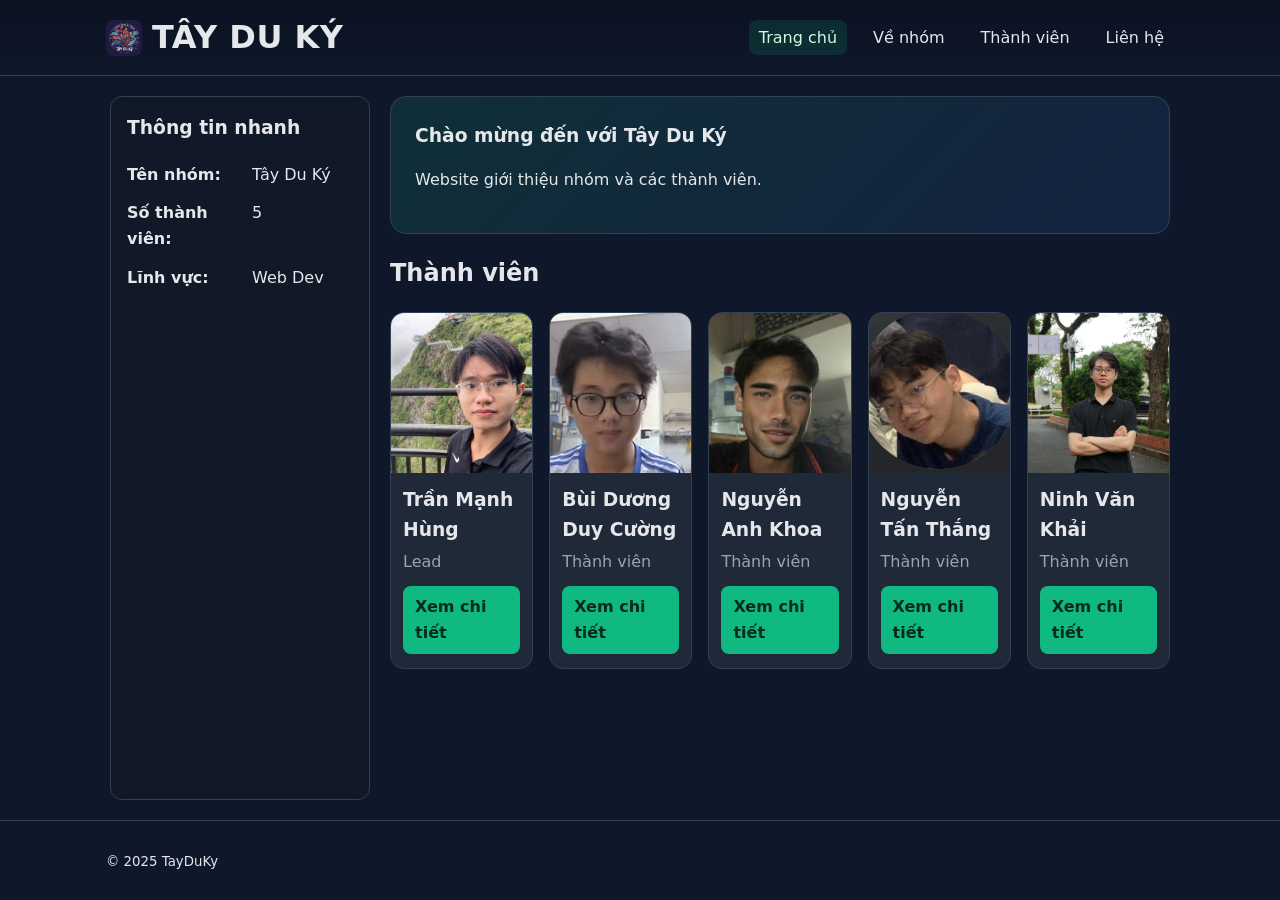
<file: index.html>
<!DOCTYPE html>
<html lang="vi">
  <head>
    <meta charset="UTF-8" />
    <meta name="viewport" content="width=device-width, initial-scale=1" />
    <title>Tây Du Ký - Trang chủ</title>
    <link rel="stylesheet" href="css/style.css" />
  </head>
  <body>
    <header class="site-header">
      <div class="container">
        <a class="brand" href="index.html">
          <img src="assets/images/logo.png" alt="Team Logo" />
          <span>TÂY DU KÝ</span>
        </a>
        <nav class="nav" aria-label="Primary">
          <button
            id="menuToggle"
            class="menu-toggle"
            aria-expanded="false"
            aria-controls="primaryMenu"
          >
            ☰
          </button>
          <ul id="primaryMenu" class="menu">
            <li><a class="active" href="index.html">Trang chủ</a></li>
            <li><a href="about.html">Về nhóm</a></li>
            <li><a href="#member">Thành viên</a></li>
            <li><a href="contact.html">Liên hệ</a></li>
          </ul>
        </nav>
      </div>
    </header>

    <main class="layout">
      <aside class="sidebar">
        <h3>Thông tin nhanh</h3>
        <div class="info-list">
          <div class="info-item">
            <span class="label">Tên nhóm:</span>
            <span class="value">Tây Du Ký</span>
          </div>
          <div class="info-item">
            <span class="label">Số thành viên:</span>
            <span class="value">5</span>
          </div>
          <div class="info-item">
            <span class="label">Lĩnh vực:</span>
            <span class="value">Web Dev</span>
          </div>
        </div>
      </aside>

      <section class="content">
        <section class="hero">
          <h1>Chào mừng đến với Tây Du Ký</h1>
          <p>Website giới thiệu nhóm và các thành viên.</p>
        </section>

        <section id="members" class="members">
          <h2>Thành viên</h2>
          <div class="grid">
            <article class="card">
              <img src="assets/images/Hung.jpg" alt="Trần Mạnh Hùng" />
              <h3>Trần Mạnh Hùng</h3>
              <p>Lead</p>
              <a class="btn" href="members/tran-manh-hung.html">Xem chi tiết</a>
            </article>
            <article class="card">
              <img
                src="assets/images/bui-duong-duy-cuong.png"
                alt="Bùi Dương Duy Cường"
              />
              <h3>Bùi Dương Duy Cường</h3>
              <p>Thành viên</p>
              <a class="btn" href="members/bui-duong-duy-cuong.html"
                >Xem chi tiết</a
              >
            </article>
            <article class="card">
              <img
                src="assets/images/nguyen-anh-khoa.png"
                alt="Nguyễn Anh Khoa"
              />
              <h3>Nguyễn Anh Khoa</h3>
              <p>Thành viên</p>
              <a class="btn" href="members/nguyen-anh-khoa.html"
                >Xem chi tiết</a
              >
            </article>
            <article class="card">
              <img src="assets/images/Thang.jpg" alt="Nguyễn Tấn Thắng" />
              <h3>Nguyễn Tấn Thắng</h3>
              <p>Thành viên</p>
              <a class="btn" href="members/nguyen-tan-thang.html"
                >Xem chi tiết</a
              >
            </article>
            <article class="card">
              <img src="assets/images/ninh-van-khai.JPEG" alt="Ninh Văn Khải" />
              <h3>Ninh Văn Khải</h3>
              <p>Thành viên</p>
              <a class="btn" href="members/ninh-van-khai.html">Xem chi tiết</a>
            </article>
          </div>
        </section>
      </section>
    </main>

    <footer class="site-footer">
      <div class="container">
        <small>&copy; 2025 TayDuKy</small>
      </div>
    </footer>

    <script src="js/script.js"></script>
  </body>
</html>
</file>
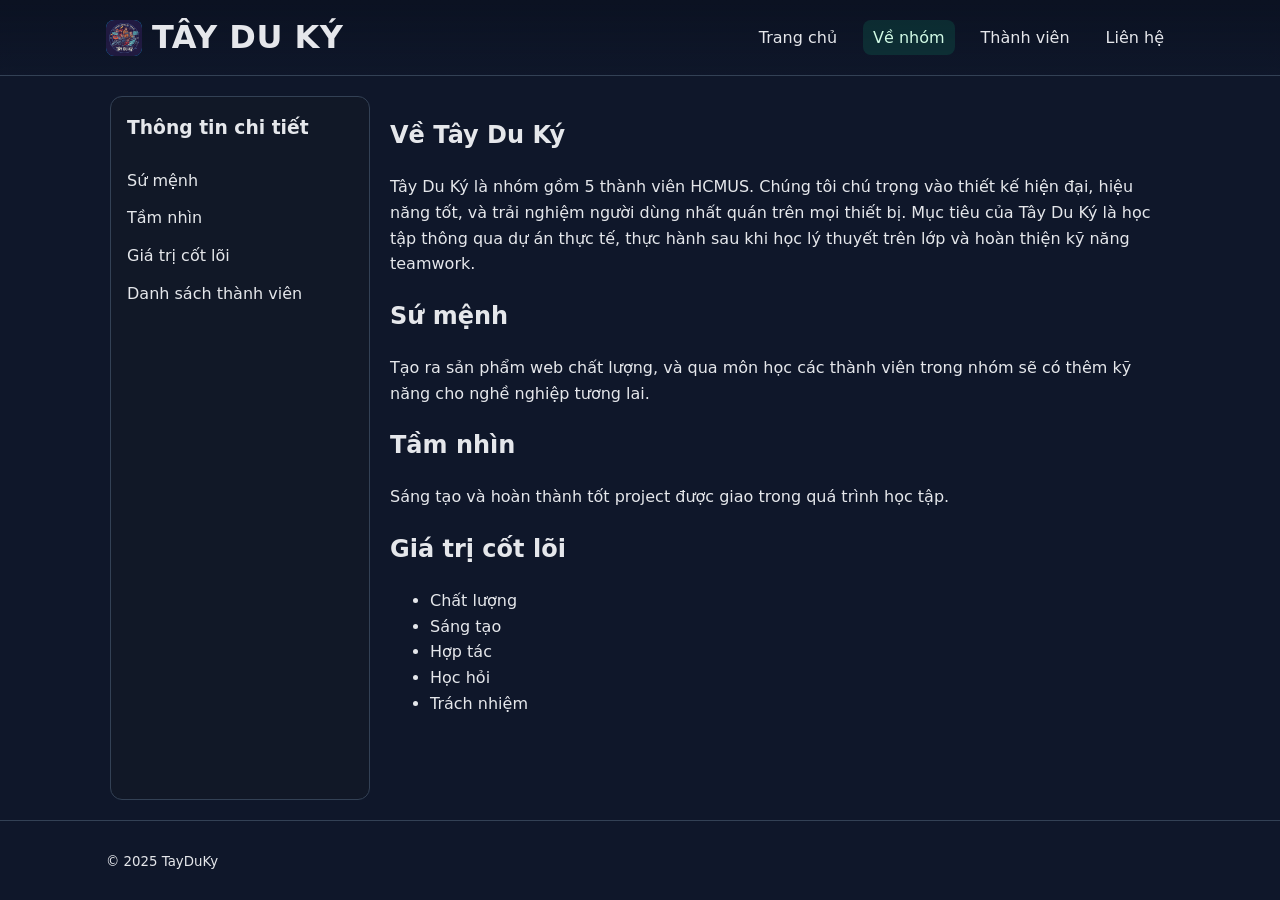
<file: about.html>
<!DOCTYPE html>
<html lang="vi">
  <head>
    <meta charset="UTF-8" />
    <meta name="viewport" content="width=device-width, initial-scale=1" />
    <title>Tây Du Ký - Về nhóm</title>
    <link rel="stylesheet" href="css/style.css" />
  </head>
  <body>
    <header class="site-header">
      <div class="container">
        <a class="brand" href="index.html">
          <img src="assets/images/logo.png" alt="Team Logo" />
          <span>TÂY DU KÝ</span>
        </a>
        <nav class="nav" aria-label="Primary">
          <button
            id="menuToggle"
            class="menu-toggle"
            aria-expanded="false"
            aria-controls="primaryMenu"
          >
            ☰
          </button>
          <ul id="primaryMenu" class="menu">
            <li><a href="index.html">Trang chủ</a></li>
            <li><a class="active" href="about.html">Về nhóm</a></li>
            <li><a href="index.html#members">Thành viên</a></li>
            <li><a href="contact.html">Liên hệ</a></li>
          </ul>
        </nav>
      </div>
    </header>

    <main class="container layout">
      <aside class="sidebar">
        <h3>Thông tin chi tiết</h3>
        <ul>
          <li><a href="mission.html">Sứ mệnh</a></li>
          <li><a href="vision.html">Tầm nhìn</a></li>
          <li><a href="values.html">Giá trị cốt lõi</a></li>
          <li><a href="index.html#members">Danh sách thành viên</a></li>
        </ul>
      </aside>

      <section class="content">
        <h1>Về Tây Du Ký</h1>
        <p>
          Tây Du Ký là nhóm gồm 5 thành viên HCMUS. Chúng tôi chú trọng vào
          thiết kế hiện đại, hiệu năng tốt, và trải nghiệm người dùng nhất quán
          trên mọi thiết bị. Mục tiêu của Tây Du Ký là học tập thông qua dự án
          thực tế, thực hành sau khi học lý thuyết trên lớp và hoàn thiện kỹ
          năng teamwork.
        </p>

        <h2 id="mission">Sứ mệnh</h2>
        <p>
          Tạo ra sản phẩm web chất lượng, và qua môn học các thành viên trong
          nhóm sẽ có thêm kỹ năng cho nghề nghiệp tương lai.
        </p>

        <h2 id="vision">Tầm nhìn</h2>
        <p>
          Sáng tạo và hoàn thành tốt project được giao trong quá trình học tập.
        </p>

        <h2 id="values">Giá trị cốt lõi</h2>
        <ul>
          <li>Chất lượng</li>
          <li>Sáng tạo</li>
          <li>Hợp tác</li>
          <li>Học hỏi</li>
          <li>Trách nhiệm</li>
        </ul>
      </section>
    </main>

    <footer class="site-footer">
      <div class="container">
        <small>&copy; 2025 TayDuKy</small>
      </div>
    </footer>

    <script src="js/script.js"></script>
  </body>
</html>
</file>
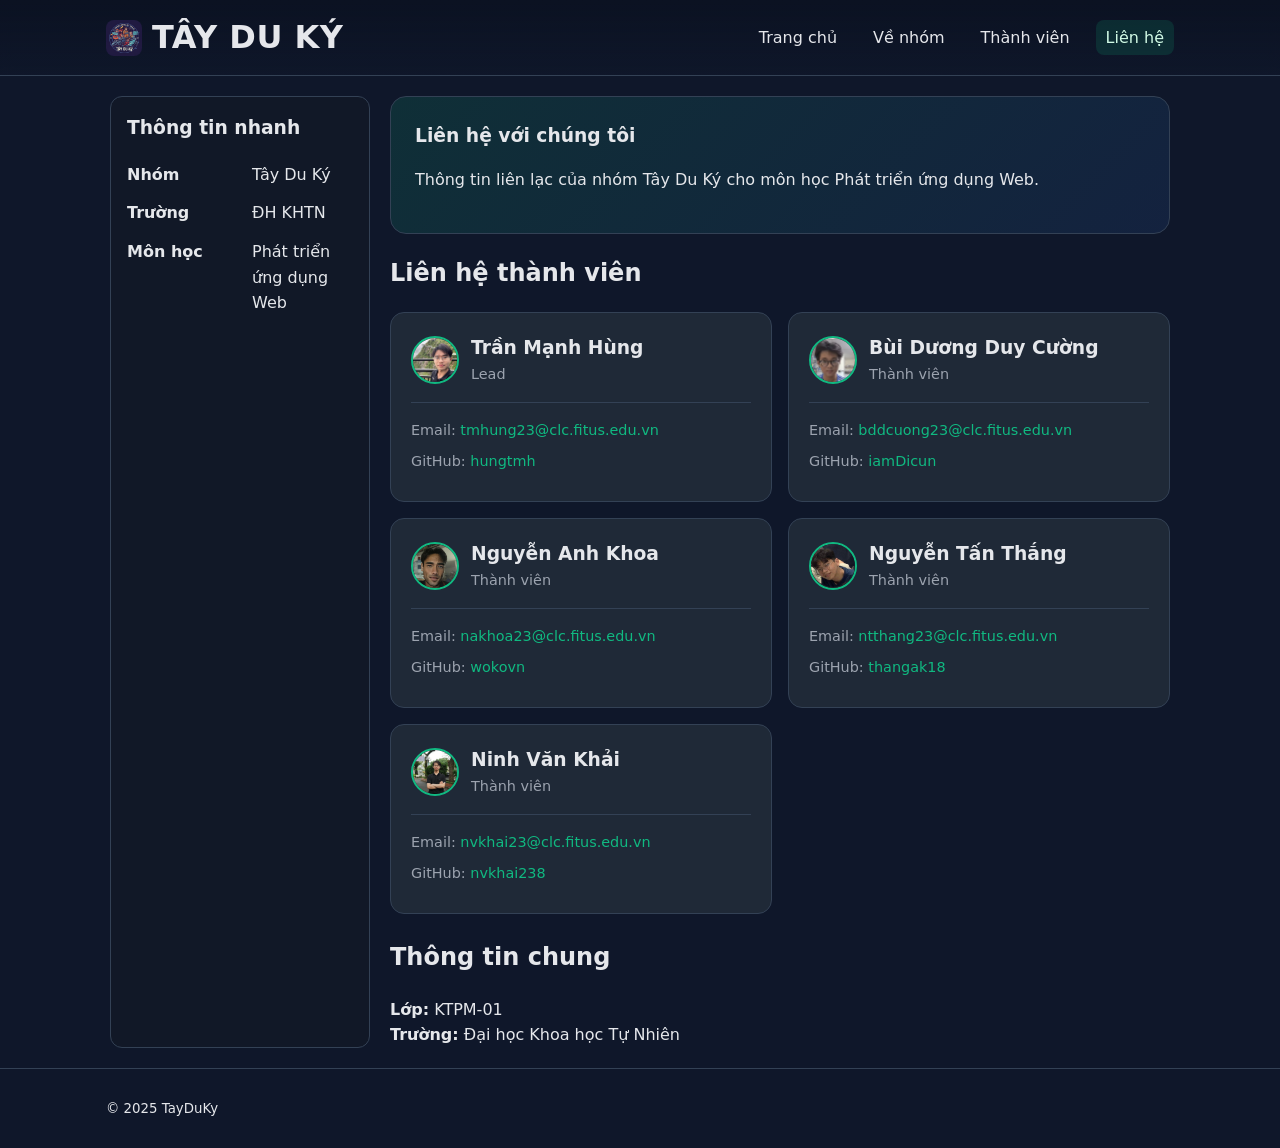
<file: contact.html>
<!DOCTYPE html>
<html lang="vi">
  <head>
    <meta charset="UTF-8" />
    <meta name="viewport" content="width=device-width, initial-scale=1" />
    <title>Tây Du Ký - Liên hệ</title>
    <link rel="stylesheet" href="css/style.css" />
    <link rel="stylesheet" href="css/contact.css" />
  </head>
  <body>
    <header class="site-header">
      <div class="container">
        <a class="brand" href="index.html">
          <img src="assets/images/logo.png" alt="Team Logo" />
          <span>TÂY DU KÝ</span>
        </a>
        <nav class="nav" aria-label="Primary">
          <button
            id="menuToggle"
            class="menu-toggle"
            aria-expanded="false"
            aria-controls="primaryMenu"
          >
            ☰
          </button>
          <ul id="primaryMenu" class="menu">
            <li><a href="index.html">Trang chủ</a></li>
            <li><a href="about.html">Về nhóm</a></li>
            <li><a href="index.html#members">Thành viên</a></li>
            <li><a href="contact.html" class="active">Liên hệ</a></li>
          </ul>
        </nav>
      </div>
    </header>

    <main class="container layout">
      <aside class="sidebar">
        <h3>Thông tin nhanh</h3>
        <div class="info-list">
          <div class="info-item">
            <span class="label">Nhóm</span>
            <span class="value">Tây Du Ký</span>
          </div>
          <div class="info-item">
            <span class="label">Trường</span>
            <span class="value">ĐH KHTN</span>
          </div>
          <div class="info-item">
            <span class="label">Môn học</span>
            <span class="value">Phát triển ứng dụng Web</span>
          </div>
        </div>
      </aside>

      <section class="content">
        <section class="hero">
          <h1>Liên hệ với chúng tôi</h1>
          <p>
            Thông tin liên lạc của nhóm Tây Du Ký cho môn học Phát triển ứng
            dụng Web.
          </p>
        </section>

        <section id="member-contact">
          <h2>Liên hệ thành viên</h2>
          <div class="contact-grid">
            <div class="contact-card">
              <header class="contact-card-header">
                <img
                  src="assets/images/Hung.jpg"
                  alt="Trần Mạnh Hùng"
                  class="avatar-small"
                />
                <div>
                  <h3>Trần Mạnh Hùng</h3>
                  <p>Lead</p>
                </div>
              </header>
              <ul class="contact-links">
                <li>
                  Email:
                  <a href="mailto:tmhung23@clc.fitus.edu.vn"
                    >tmhung23@clc.fitus.edu.vn</a
                  >
                </li>
                <li>
                  GitHub:
                  <a href="https://github.com/hungtmh" target="_blank"
                    >hungtmh</a
                  >
                </li>
              </ul>
            </div>

            <div class="contact-card">
              <header class="contact-card-header">
                <img
                  src="assets/images/bui-duong-duy-cuong.png"
                  alt="Bùi Dương Duy Cường"
                  class="avatar-small"
                />
                <div>
                  <h3>Bùi Dương Duy Cường</h3>
                  <p>Thành viên</p>
                </div>
              </header>
              <ul class="contact-links">
                <li>
                  Email:
                  <a href="mailto:bddcuong23@clc.fitus.edu.vn"
                    >bddcuong23@clc.fitus.edu.vn</a
                  >
                </li>
                <li>
                  GitHub:
                  <a href="https://github.com/iamDicun" target="_blank"
                    >iamDicun
                  </a>
                </li>
              </ul>
            </div>

            <div class="contact-card">
              <header class="contact-card-header">
                <img
                  src="assets/images/nguyen-anh-khoa.png"
                  alt="Nguyễn Anh Khoa"
                  class="avatar-small"
                />
                <div>
                  <h3>Nguyễn Anh Khoa</h3>
                  <p>Thành viên</p>
                </div>
              </header>
              <ul class="contact-links">
                <li>
                  Email:
                  <a href="mailto:nakhoa23@clc.fitus.edu.vn"
                    >nakhoa23@clc.fitus.edu.vn</a
                  >
                </li>
                <li>
                  GitHub:
                  <a href="https://github.com/wokovn" target="_blank">wokovn</a>
                </li>
              </ul>
            </div>

            <div class="contact-card">
              <header class="contact-card-header">
                <img
                  src="assets/images/Thang.jpg"
                  alt="Nguyễn Tấn Thắng"
                  class="avatar-small"
                />
                <div>
                  <h3>Nguyễn Tấn Thắng</h3>
                  <p>Thành viên</p>
                </div>
              </header>
              <ul class="contact-links">
                <li>
                  Email:
                  <a href="mailto:ntthang23@clc.fitus.edu.vn"
                    >ntthang23@clc.fitus.edu.vn</a
                  >
                </li>
                <li>
                  GitHub:
                  <a href="https://github.com/thangak18" target="_blank"
                    >thangak18</a
                  >
                </li>
              </ul>
            </div>

            <div class="contact-card">
              <header class="contact-card-header">
                <img
                  src="assets/images/ninh-van-khai.JPEG"
                  alt="Ninh Văn Khải"
                  class="avatar-small"
                />
                <div>
                  <h3>Ninh Văn Khải</h3>
                  <p>Thành viên</p>
                </div>
              </header>
              <ul class="contact-links">
                <li>
                  Email:
                  <a href="mailto:nvkhai23@clc.fitus.edu.vn"
                    >nvkhai23@clc.fitus.edu.vn</a
                  >
                </li>
                <li>
                  GitHub:
                  <a href="https://github.com/nvkhai238" target="_blank"
                    >nvkhai238</a
                  >
                </li>
              </ul>
            </div>
          </div>
        </section>

        <section id="contact" class="contact">
          <h2>Thông tin chung</h2>
          <div class="contact-info">
            <div class="contact-item"><strong>Lớp:</strong> KTPM-01</div>
            <div class="contact-item">
              <strong>Trường:</strong> Đại học Khoa học Tự Nhiên
            </div>
          </div>
        </section>
      </section>
    </main>

    <footer class="site-footer">
      <div class="container">
        <small>&copy; 2025 TayDuKy</small>
      </div>
    </footer>

    <script src="js/script.js"></script>
  </body>
</html>
</file>
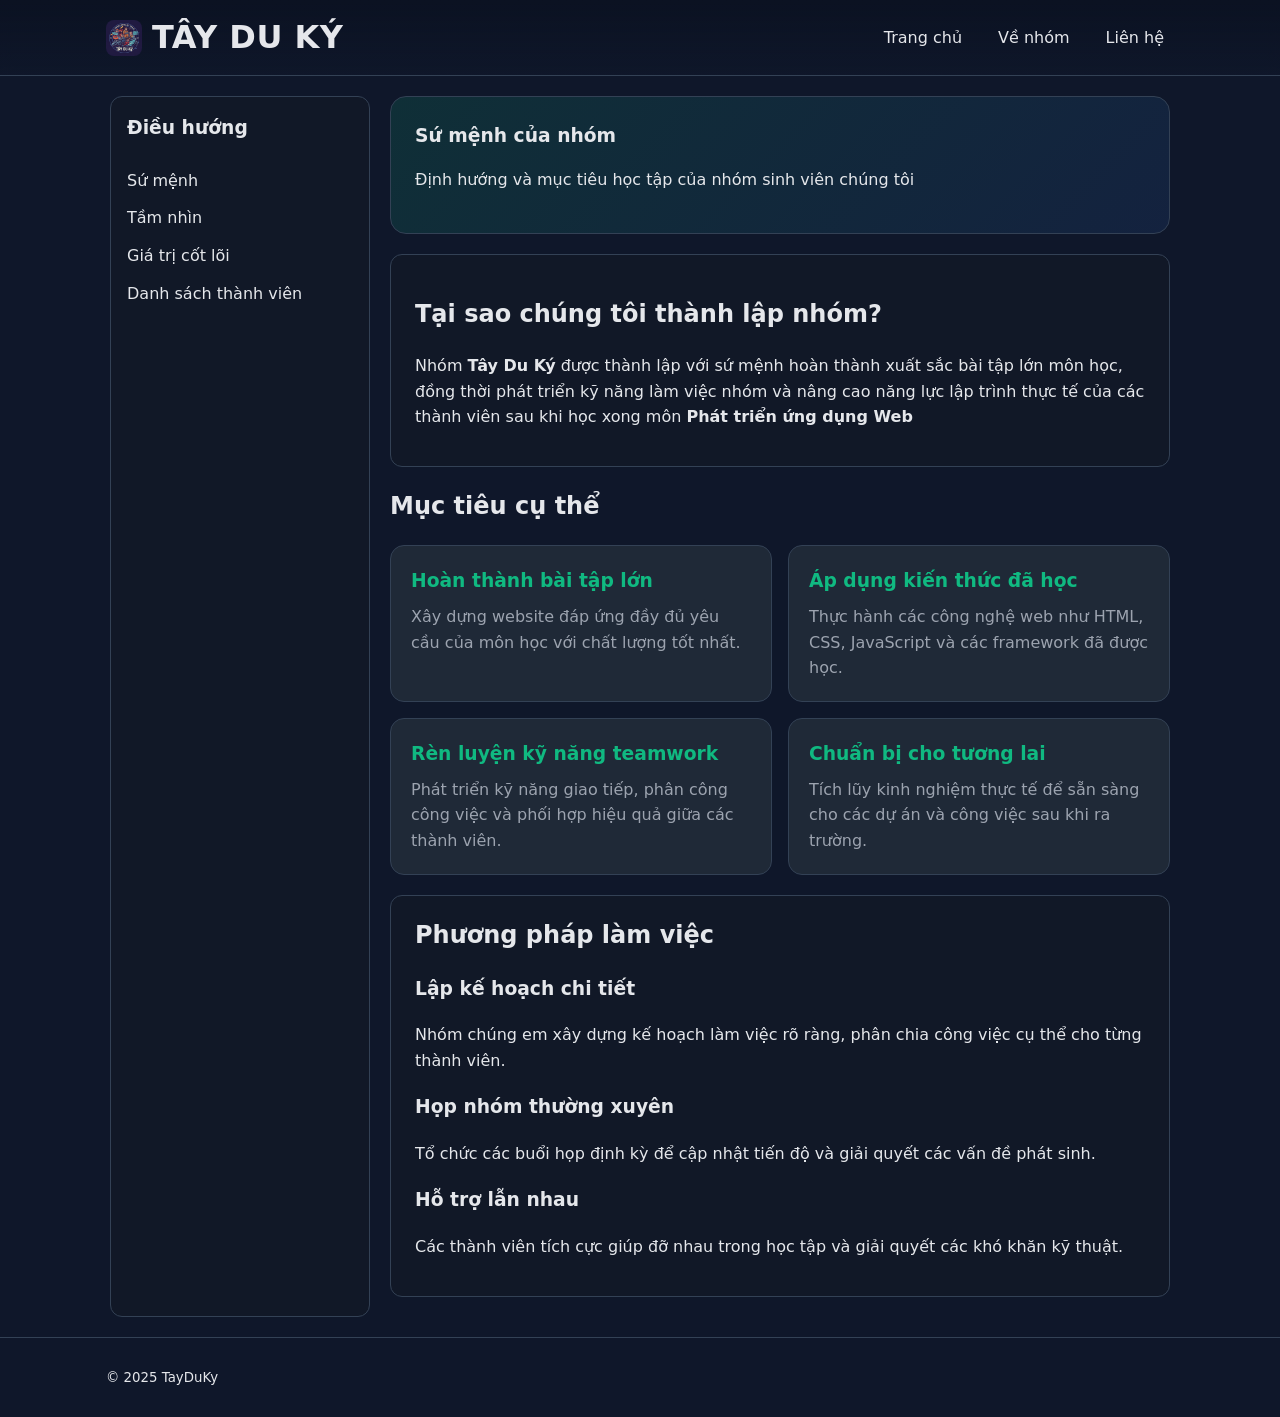
<file: mission.html>
<!DOCTYPE html>
<html lang="vi">
  <head>
    <meta charset="UTF-8" />
    <meta name="viewport" content="width=device-width, initial-scale=1" />
    <title>TÂY DU KÝ - Sứ mệnh</title>
    <link rel="stylesheet" href="css/style.css" />
    <link rel="stylesheet" href="css/format-about.css" />
  </head>
  <body>
    <header class="site-header">
      <div class="container">
        <a class="brand" href="index.html">
          <img src="assets/images/logo.png" alt="GA01 Logo" />
          <span>TÂY DU KÝ</span>
        </a>
        <nav class="nav" aria-label="Primary">
          <button
            id="menuToggle"
            class="menu-toggle"
            aria-expanded="false"
            aria-controls="primaryMenu"
          >
            ☰
          </button>
          <ul id="primaryMenu" class="menu">
            <li><a href="index.html">Trang chủ</a></li>
            <li><a href="about.html">Về nhóm</a></li>
            <li><a href="contact.html">Liên hệ</a></li>
          </ul>
        </nav>
      </div>
    </header>

    <main class="container layout">
      <aside class="sidebar">
        <h3>Điều hướng</h3>
        <ul>
          <li><a href="mission.html">Sứ mệnh</a></li>
          <li><a href="vision.html">Tầm nhìn</a></li>
          <li><a href="values.html">Giá trị cốt lõi</a></li>
          <li><a href="index.html#members">Danh sách thành viên</a></li>
        </ul>
      </aside>

      <section class="content">
        <section class="hero">
          <h1>Sứ mệnh của nhóm</h1>
          <p>Định hướng và mục tiêu học tập của nhóm sinh viên chúng tôi</p>
        </section>

        <section class="mission-detail">
          <div class="mission-intro">
            <h2>Tại sao chúng tôi thành lập nhóm?</h2>
            <p>
              Nhóm <b>Tây Du Ký</b> được thành lập với sứ mệnh hoàn thành xuất
              sắc bài tập lớn môn học, đồng thời phát triển kỹ năng làm việc
              nhóm và nâng cao năng lực lập trình thực tế của các thành viên sau
              khi học xong môn <b> Phát triển ứng dụng Web </b>
            </p>
          </div>

          <div class="mission-goals">
            <h2>Mục tiêu cụ thể</h2>
            <div class="goals-grid">
              <div class="goal-card">
                <h3>Hoàn thành bài tập lớn</h3>
                <p>
                  Xây dựng website đáp ứng đầy đủ yêu cầu của môn học với chất
                  lượng tốt nhất.
                </p>
              </div>

              <div class="goal-card">
                <h3>Áp dụng kiến thức đã học</h3>
                <p>
                  Thực hành các công nghệ web như HTML, CSS, JavaScript và các
                  framework đã được học.
                </p>
              </div>

              <div class="goal-card">
                <h3>Rèn luyện kỹ năng teamwork</h3>
                <p>
                  Phát triển kỹ năng giao tiếp, phân công công việc và phối hợp
                  hiệu quả giữa các thành viên.
                </p>
              </div>

              <div class="goal-card">
                <h3>Chuẩn bị cho tương lai</h3>
                <p>
                  Tích lũy kinh nghiệm thực tế để sẵn sàng cho các dự án và công
                  việc sau khi ra trường.
                </p>
              </div>
            </div>
          </div>

          <div class="mission-approach">
            <h2>Phương pháp làm việc</h2>
            <div class="approach-content">
              <div class="approach-text">
                <h3>Lập kế hoạch chi tiết</h3>
                <p>
                  Nhóm chúng em xây dựng kế hoạch làm việc rõ ràng, phân chia công
                  việc cụ thể cho từng thành viên.
                </p>

                <h3>Họp nhóm thường xuyên</h3>
                <p>
                  Tổ chức các buổi họp định kỳ để cập nhật tiến độ và giải quyết
                  các vấn đề phát sinh.
                </p>

                <h3>Hỗ trợ lẫn nhau</h3>
                <p>
                  Các thành viên tích cực giúp đỡ nhau trong học tập và giải
                  quyết các khó khăn kỹ thuật.
                </p>
              </div>
            </div>
          </div>
      </section>
    </main>

    <footer class="site-footer">
      <div class="container">
        <small>&copy; 2025 TayDuKy</small>
      </div>
    </footer>

    <script src="js/script.js"></script>
  </body>
</html>
</file>
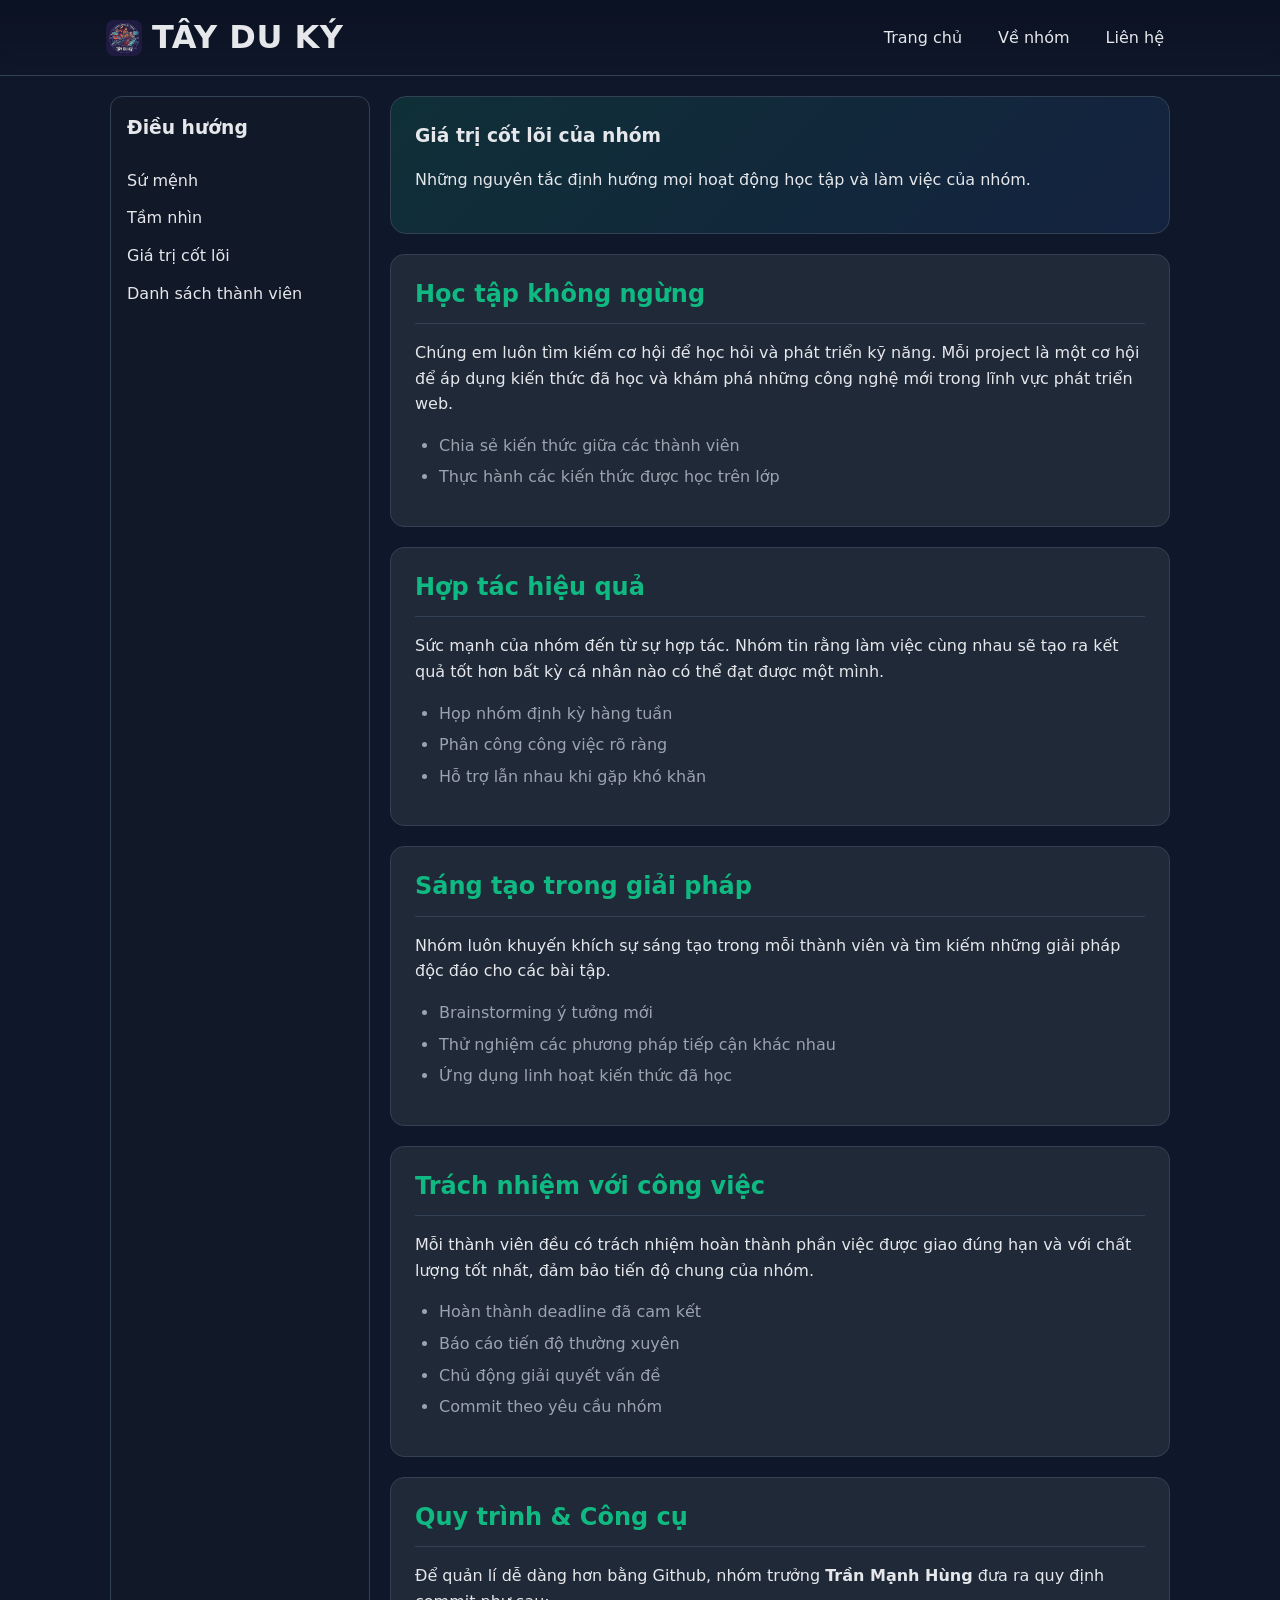
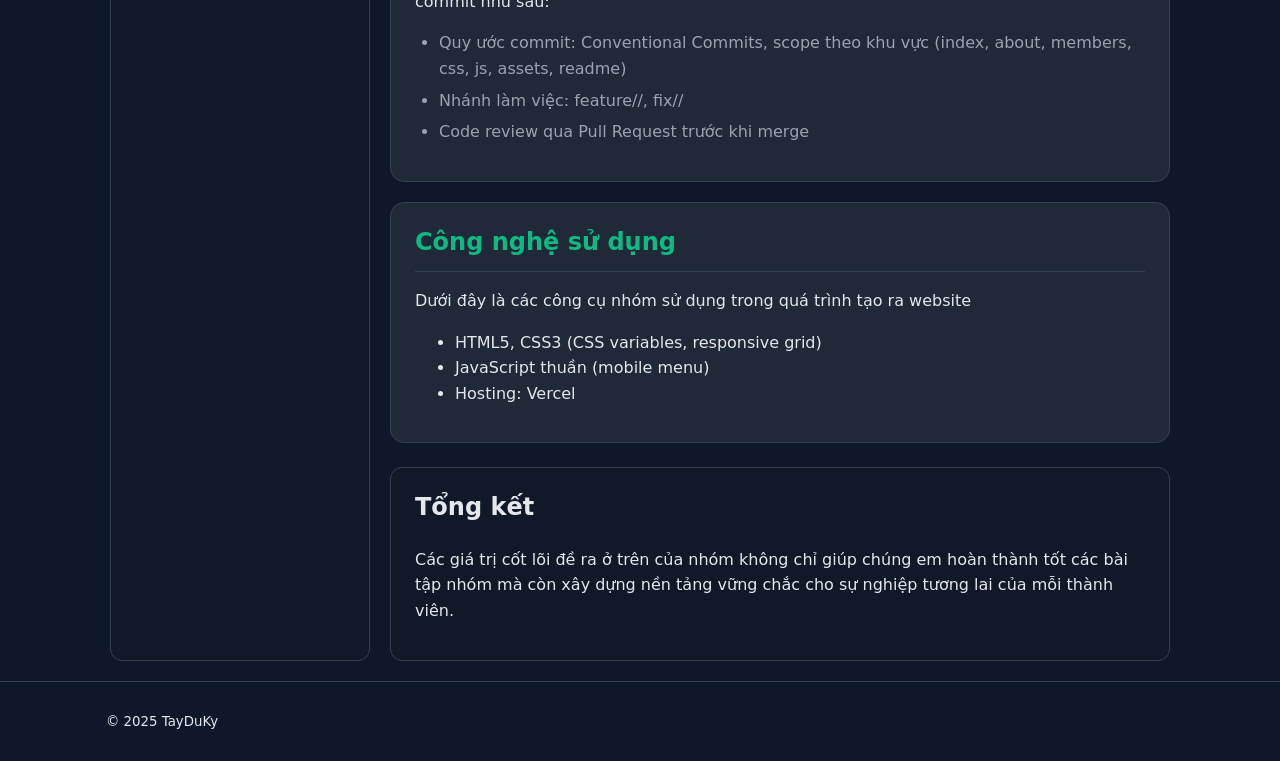
<file: values.html>
<!DOCTYPE html>
<html lang="vi">
  <head>
    <meta charset="UTF-8" />
    <meta name="viewport" content="width=device-width, initial-scale=1" />
    <title>TÂY DU KÝ - Giá trị cốt lõi</title>
    <link rel="stylesheet" href="css/style.css" />
    <link rel="stylesheet" href="css/format-about.css" />
  </head>
  <body>
    <header class="site-header">
      <div class="container">
        <a class="brand" href="index.html">
          <img src="assets/images/logo.png" alt="GA01 Logo" />
          <span>TÂY DU KÝ</span>
        </a>
        <nav class="nav" aria-label="Primary">
          <button
            id="menuToggle"
            class="menu-toggle"
            aria-expanded="false"
            aria-controls="primaryMenu"
          >
            ☰
          </button>
          <ul id="primaryMenu" class="menu">
            <li><a href="index.html">Trang chủ</a></li>
            <li><a href="about.html">Về nhóm</a></li>
            <li><a href="contact.html">Liên hệ</a></li>
          </ul>
        </nav>
      </div>
    </header>

    <main class="container layout">
      <aside class="sidebar">
        <h3>Điều hướng</h3>
        <ul>
          <li><a href="mission.html">Sứ mệnh</a></li>
          <li><a href="vision.html">Tầm nhìn</a></li>
          <li><a href="values.html">Giá trị cốt lõi</a></li>
          <li><a href="index.html#members">Danh sách thành viên</a></li>
        </ul>
      </aside>

      <section class="content">
        <section class="hero">
          <h1>Giá trị cốt lõi của nhóm</h1>
          <p>
            Những nguyên tắc định hướng mọi hoạt động học tập và làm việc của
            nhóm.
          </p>
        </section>

        <section class="values">
          <div id="hoc-tap" class="value-item">
            <div class="value-header">
              <h2>Học tập không ngừng</h2>
            </div>
            <p>
              Chúng em luôn tìm kiếm cơ hội để học hỏi và phát triển kỹ năng.
              Mỗi project là một cơ hội để áp dụng kiến thức đã học và khám phá
              những công nghệ mới trong lĩnh vực phát triển web.
            </p>
            <ul class="value-examples">
              <li>Chia sẻ kiến thức giữa các thành viên</li>
              <li>Thực hành các kiến thức được học trên lớp</li>
            </ul>
          </div>

          <div id="hop-tac" class="value-item">
            <div class="value-header">
              <h2>Hợp tác hiệu quả</h2>
            </div>
            <p>
              Sức mạnh của nhóm đến từ sự hợp tác. Nhóm tin rằng làm việc cùng
              nhau sẽ tạo ra kết quả tốt hơn bất kỳ cá nhân nào có thể đạt được
              một mình.
            </p>
            <ul class="value-examples">
              <li>Họp nhóm định kỳ hàng tuần</li>
              <li>Phân công công việc rõ ràng</li>
              <li>Hỗ trợ lẫn nhau khi gặp khó khăn</li>
            </ul>
          </div>

          <div id="sang-tao" class="value-item">
            <div class="value-header">
              <h2>Sáng tạo trong giải pháp</h2>
            </div>
            <p>
              Nhóm luôn khuyến khích sự sáng tạo trong mỗi thành viên và tìm
              kiếm những giải pháp độc đáo cho các bài tập.
            </p>
            <ul class="value-examples">
              <li>Brainstorming ý tưởng mới</li>
              <li>Thử nghiệm các phương pháp tiếp cận khác nhau</li>
              <li>Ứng dụng linh hoạt kiến thức đã học</li>
            </ul>
          </div>

          <div id="trach-nhiem" class="value-item">
            <div class="value-header">
              <h2>Trách nhiệm với công việc</h2>
            </div>
            <p>
              Mỗi thành viên đều có trách nhiệm hoàn thành phần việc được giao
              đúng hạn và với chất lượng tốt nhất, đảm bảo tiến độ chung của
              nhóm.
            </p>
            <ul class="value-examples">
              <li>Hoàn thành deadline đã cam kết</li>
              <li>Báo cáo tiến độ thường xuyên</li>
              <li>Chủ động giải quyết vấn đề</li>
              <li>Commit theo yêu cầu nhóm</li>
            </ul>
          </div>

          <div id="quy-trinh" class="value-item">
            <div class="value-header">
              <h2>Quy trình & Công cụ</h2>
            </div>
            <p>
              Để quản lí dễ dàng hơn bằng Github, nhóm trưởng
              <b>Trần Mạnh Hùng</b> đưa ra quy định commit như sau:
            </p>
            <ul class="value-examples">
              <li>Quy ước commit: Conventional Commits, scope theo khu vực (index, about, members, css, js, assets, readme)</li>
              <li>Nhánh làm việc: feature/<alias>/<topic>, fix/<alias>/<topic></li>
              <li>Code review qua Pull Request trước khi merge</li>
            </ul>
          </div>

          <div id="cong-nghe" class="value-item">
            <div class="value-header">
              <h2>Công nghệ sử dụng</h2>
            </div>
            <p>
              Dưới đây là các công cụ nhóm sử dụng trong quá trình tạo ra website
            </p>
            <ul>
              <li>HTML5, CSS3 (CSS variables, responsive grid)</li>
              <li>JavaScript thuần (mobile menu)</li>
              <li>Hosting: Vercel</li>
            </ul>
          </div>

        </section>

        <section class="values-summary">
          <h2>Tổng kết</h2>
          <div class="summary-content">
            <p>
              Các giá trị cốt lõi đề ra ở trên của nhóm không chỉ giúp chúng em
              hoàn thành tốt các bài tập nhóm mà còn xây dựng nền tảng vững chắc
              cho sự nghiệp tương lai của mỗi thành viên.
            </p>
          </div>
        </section>
      </section>
    </main>

    <footer class="site-footer">
      <div class="container">
        <small>&copy; 2025 TayDuKy</small>
      </div>
    </footer>

    <script src="js/script.js"></script>
  </body>
</html>
</file>
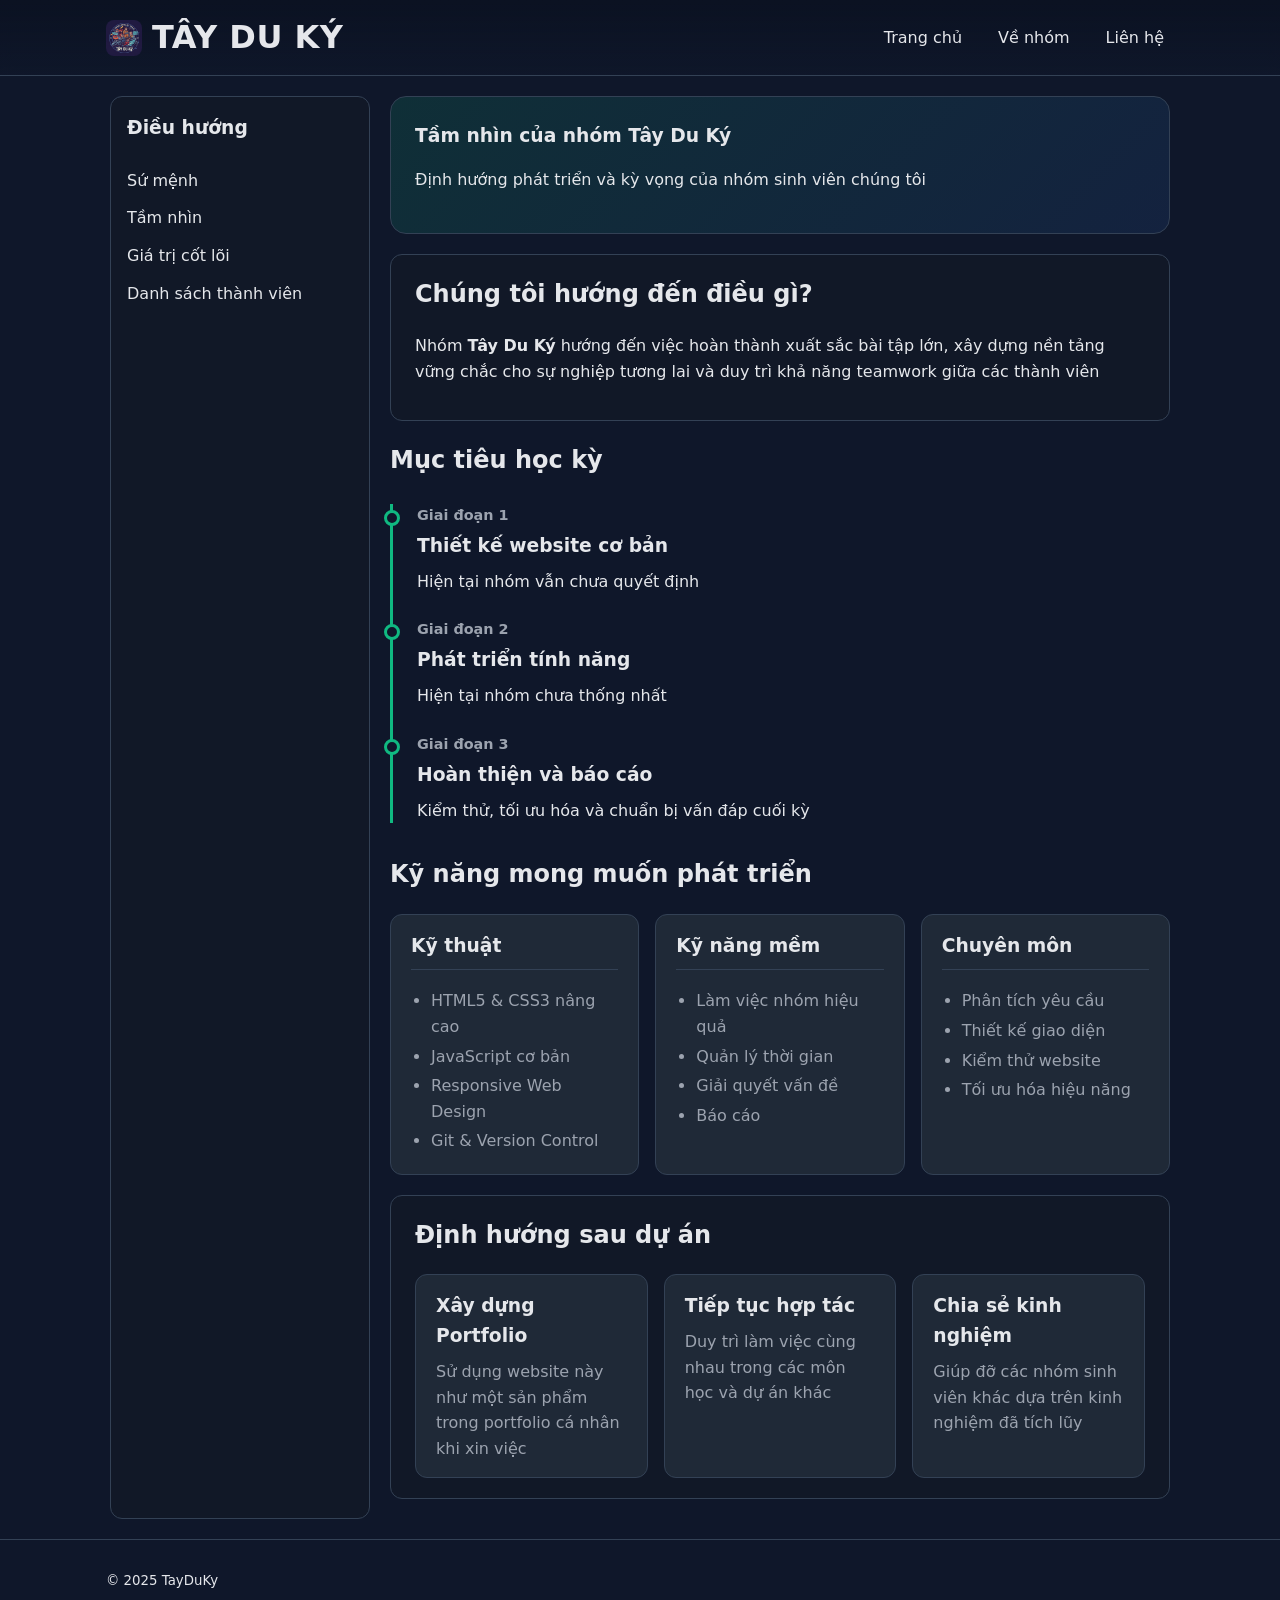
<file: vision.html>
<!DOCTYPE html>
<html lang="vi">
  <head>
    <meta charset="UTF-8" />
    <meta name="viewport" content="width=device-width, initial-scale=1" />
    <title>TÂY DU KÝ - Tầm nhìn</title>
    <link rel="stylesheet" href="css/style.css" />
    <link rel="stylesheet" href="css/format-about.css" />
  </head>
  <body>
    <header class="site-header">
      <div class="container">
        <a class="brand" href="index.html">
          <img src="assets/images/logo.png" alt="GA01 Logo" />
          <span>TÂY DU KÝ</span>
        </a>
        <nav class="nav" aria-label="Primary">
          <button
            id="menuToggle"
            class="menu-toggle"
            aria-expanded="false"
            aria-controls="primaryMenu"
          >
            ☰
          </button>
          <ul id="primaryMenu" class="menu">
            <li><a href="index.html">Trang chủ</a></li>
            <li><a href="about.html">Về nhóm</a></li>
            <li><a href="contact.html">Liên hệ</a></li>
          </ul>
        </nav>
      </div>
    </header>

    <main class="container layout">
      <aside class="sidebar">
        <h3>Điều hướng</h3>
        <ul>
          <li><a href="mission.html">Sứ mệnh</a></li>
          <li><a href="vision.html">Tầm nhìn</a></li>
          <li><a href="values.html">Giá trị cốt lõi</a></li>
          <li><a href="index.html#members">Danh sách thành viên</a></li>
        </ul>
      </aside>

      <section class="content">
        <section class="hero">
          <h1>Tầm nhìn của nhóm Tây Du Ký</h1>
          <p>Định hướng phát triển và kỳ vọng của nhóm sinh viên chúng tôi</p>
        </section>

        <section class="vision-detail">
          <div class="vision-intro">
            <h2>Chúng tôi hướng đến điều gì?</h2>
            <p>
              Nhóm <b>Tây Du Ký</b> hướng đến việc hoàn thành xuất sắc bài tập
              lớn, xây dựng nền tảng vững chắc cho sự nghiệp tương lai và duy
              trì khả năng teamwork giữa các thành viên
            </p>
          </div>

          <div class="vision-goals">
            <h2>Mục tiêu học kỳ</h2>
            <div class="goals-timeline">
              <div class="timeline-item">
                <div class="timeline-phase">Giai đoạn 1</div>
                <div class="timeline-content">
                  <h3>Thiết kế website cơ bản</h3>
                  <p>Hiện tại nhóm vẫn chưa quyết định</p>
                </div>
              </div>

              <div class="timeline-item">
                <div class="timeline-phase">Giai đoạn 2</div>
                <div class="timeline-content">
                  <h3>Phát triển tính năng</h3>
                  <p>Hiện tại nhóm chưa thống nhất</p>
                </div>
              </div>

              <div class="timeline-item">
                <div class="timeline-phase">Giai đoạn 3</div>
                <div class="timeline-content">
                  <h3>Hoàn thiện và báo cáo</h3>
                  <p>Kiểm thử, tối ưu hóa và chuẩn bị vấn đáp cuối kỳ</p>
                </div>
              </div>
            </div>
          </div>

          <div class="vision-skills">
            <h2>Kỹ năng mong muốn phát triển</h2>
            <div class="skills-grid">
              <div class="skill-category">
                <h3>Kỹ thuật</h3>
                <ul>
                  <li>HTML5 & CSS3 nâng cao</li>
                  <li>JavaScript cơ bản</li>
                  <li>Responsive Web Design</li>
                  <li>Git & Version Control</li>
                </ul>
              </div>

              <div class="skill-category">
                <h3>Kỹ năng mềm</h3>
                <ul>
                  <li>Làm việc nhóm hiệu quả</li>
                  <li>Quản lý thời gian</li>
                  <li>Giải quyết vấn đề</li>
                  <li>Báo cáo</li>
                </ul>
              </div>

              <div class="skill-category">
                <h3>Chuyên môn</h3>
                <ul>
                  <li>Phân tích yêu cầu</li>
                  <li>Thiết kế giao diện</li>
                  <li>Kiểm thử website</li>
                  <li>Tối ưu hóa hiệu năng</li>
                </ul>
              </div>
            </div>
          </div>

          <div class="vision-future">
            <h2>Định hướng sau dự án</h2>
            <div class="future-plans">
              <div class="plan-item">
                <h3>Xây dựng Portfolio</h3>
                <p>
                  Sử dụng website này như một sản phẩm trong portfolio cá nhân
                  khi xin việc
                </p>
              </div>

              <div class="plan-item">
                <h3>Tiếp tục hợp tác</h3>
                <p>
                  Duy trì làm việc cùng nhau trong các môn học và dự án khác
                </p>
              </div>

              <div class="plan-item">
                <h3>Chia sẻ kinh nghiệm</h3>
                <p>
                  Giúp đỡ các nhóm sinh viên khác dựa trên kinh nghiệm đã tích
                  lũy
                </p>
              </div>
            </div>
          </div>
        </section>
      </section>
    </main>

    <footer class="site-footer">
      <div class="container">
        <small>&copy; 2025 TayDuKy</small>
      </div>
    </footer>

    <script src="js/script.js"></script>
  </body>
</html>
</file>
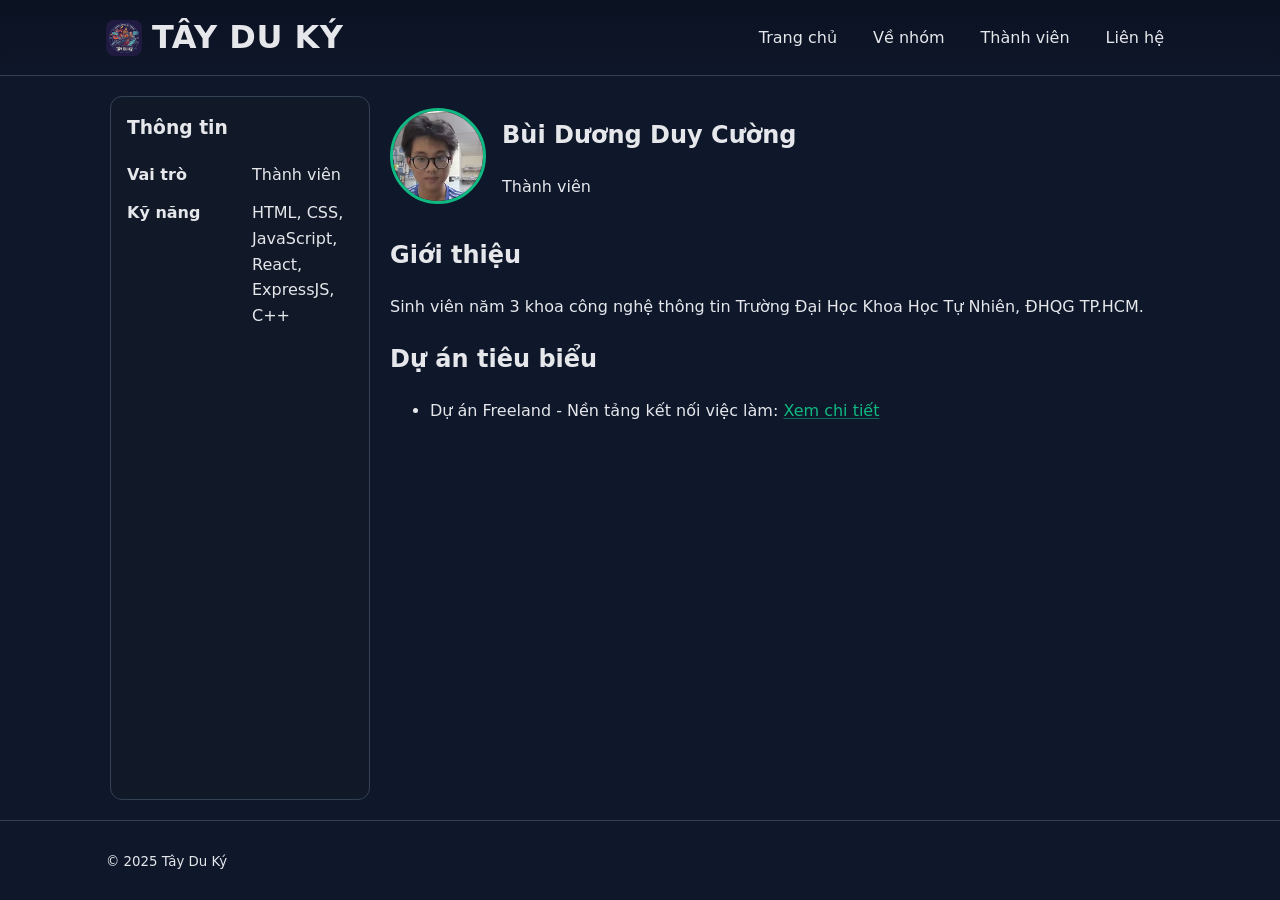
<file: members/bui-duong-duy-cuong.html>
<!DOCTYPE html>
<html lang="vi">
  <head>
    <meta charset="UTF-8" />
    <meta name="viewport" content="width=device-width, initial-scale=1" />
    <title>Tây Du Ký - Bùi Dương Duy Cường</title>
    <link rel="stylesheet" href="../css/style.css" />
  </head>
  <body>
    <header class="site-header">
      <div class="container">
        <a class="brand" href="../index.html">
          <img src="../assets/images/logo.png" alt="Team Logo" />
          <span>TÂY DU KÝ</span>
        </a>
        <nav class="nav" aria-label="Primary">
          <button
            id="menuToggle"
            class="menu-toggle"
            aria-expanded="false"
            aria-controls="primaryMenu"
          >
            ☰
          </button>
          <ul id="primaryMenu" class="menu">
            <li><a href="../index.html">Trang chủ</a></li>
            <li><a href="../about.html">Về nhóm</a></li>
            <li><a href="../index.html#members">Thành viên</a></li>
            <li><a href="../contact.html">Liên hệ</a></li>
          </ul>
        </nav>
      </div>
    </header>

    <main class="container layout">
      <aside class="sidebar">
        <h3>Thông tin</h3>
        <div class="info-list">
          <div class="info-item">
            <span class="label">Vai trò</span>
            <span class="value">Thành viên</span>
          </div>
          <div class="info-item">
            <span class="label">Kỹ năng</span>
            <span class="value">HTML, CSS, JavaScript, React, ExpressJS, C++</span>
          </div>
        </div>
      </aside>
      <section class="content">
        <header class="member-header">
          <img
            class="avatar"
            src="../assets/images/bui-duong-duy-cuong.png"
            alt="Bùi Dương Duy Cường"
          />
          <div>
            <h1>Bùi Dương Duy Cường</h1>
            <p>Thành viên</p>
          </div>
        </header>

        <section>
          <h2>Giới thiệu</h2>
          <p>Sinh viên năm 3 khoa công nghệ thông tin Trường Đại Học Khoa Học Tự Nhiên, ĐHQG TP.HCM.</p>
        </section>

        <section>
          <h2>Dự án tiêu biểu</h2>
          <ul>
            <li>
              Dự án Freeland - Nền tảng kết nối việc làm:
              <a href="https://freeland-hcmus.vercel.app/" target="_blank"
                >Xem chi tiết</a
              ></li>
          </ul>
        </section>
      </section>
    </main>

    <footer class="site-footer">
      <div class="container">
        <small>&copy; 2025 Tây Du Ký</small>
      </div>
    </footer>

    <script src="../js/script.js"></script>
  </body>
</html>
</file>
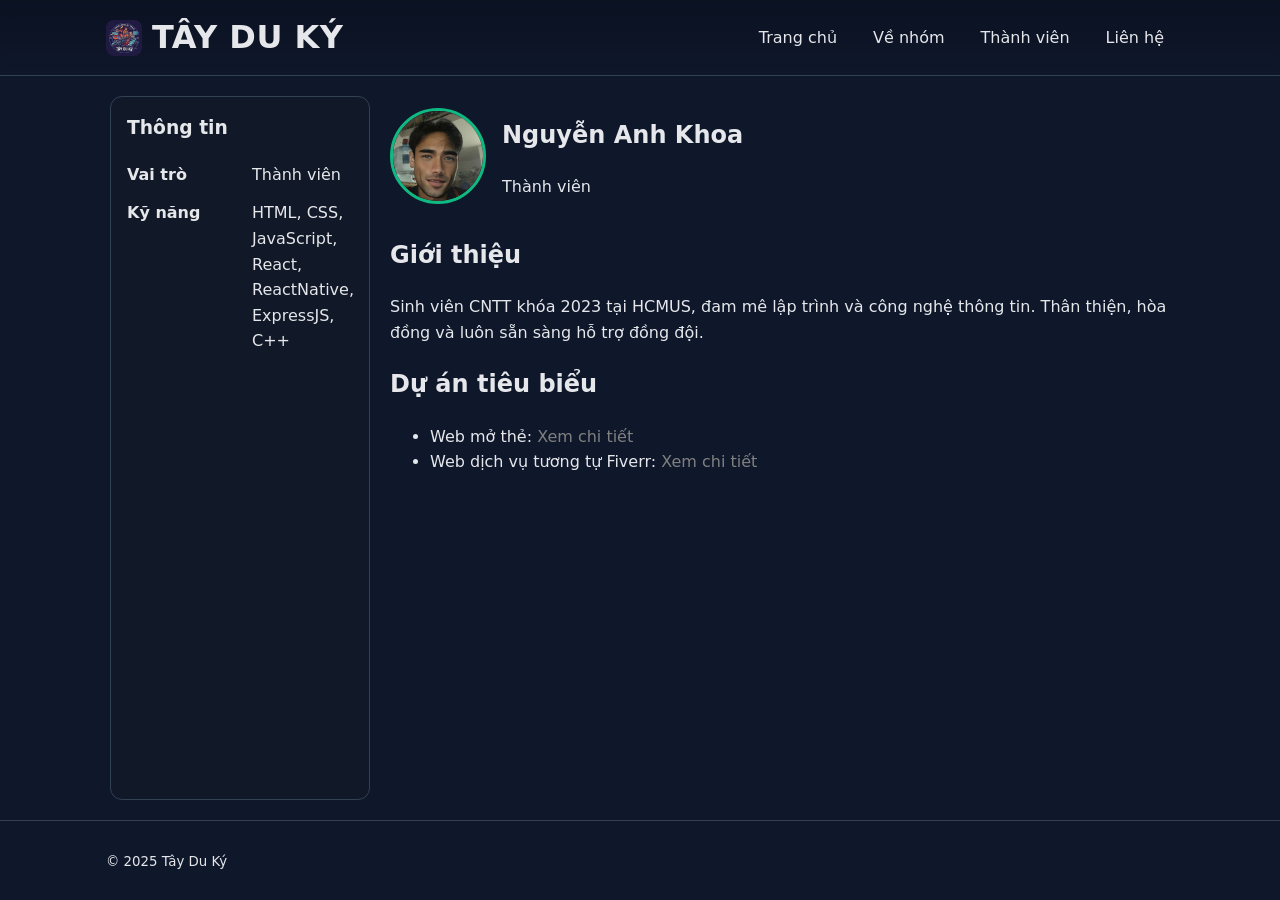
<file: members/nguyen-anh-khoa.html>
<!DOCTYPE html>
<html lang="vi">
  <head>
    <meta charset="UTF-8" />
    <meta name="viewport" content="width=device-width, initial-scale=1" />
    <title>Tây Du Ký - Nguyễn Anh Khoa</title>
    <link rel="stylesheet" href="../css/style.css" />
  </head>
  <body>
    <header class="site-header">
      <div class="container">
        <a class="brand" href="../index.html">
          <img src="../assets/images/logo.png" alt="Team Logo" />
          <span>TÂY DU KÝ</span>
        </a>
        <nav class="nav" aria-label="Primary">
          <button
            id="menuToggle"
            class="menu-toggle"
            aria-expanded="false"
            aria-controls="primaryMenu"
          >
            ☰
          </button>
          <ul id="primaryMenu" class="menu">
            <li><a href="../index.html">Trang chủ</a></li>
            <li><a href="../about.html">Về nhóm</a></li>
            <li><a href="../index.html#members">Thành viên</a></li>
            <li><a href="../contact.html">Liên hệ</a></li>
          </ul>
        </nav>
      </div>
    </header>

    <main class="container layout">
      <aside class="sidebar">
        <h3>Thông tin</h3>
        <div class="info-list">
          <div class="info-item">
            <span class="label">Vai trò</span>
            <span class="value">Thành viên</span>
          </div>
          <div class="info-item">
            <span class="label">Kỹ năng</span>
            <span class="value">HTML, CSS, JavaScript, React, ReactNative, ExpressJS, C++</span>
          </div>
        </div>
      </aside>
      <section class="content">
        <header class="member-header">
          <img
            class="avatar"
            src="../assets/images/nguyen-anh-khoa.png"
            alt="Nguyễn Anh Khoa"
          />
          <div>
            <h1>Nguyễn Anh Khoa</h1>
            <p>Thành viên</p>
          </div>
        </header>

        <section>
          <h2>Giới thiệu</h2>
          <p>
            Sinh viên CNTT khóa 2023 tại HCMUS, đam mê lập trình và công nghệ
            thông tin. Thân thiện, hòa đồng và luôn sẵn sàng hỗ trợ đồng đội.
          </p>
        </section>

        <section>
          <h2>Dự án tiêu biểu</h2>
          <ul>
            <li>
              Web mở thẻ:
              <a
                style="color: gray; text-decoration: none"
                href="https://wokovn.github.io/card-web/"
                target="_blank"
                >Xem chi tiết</a
              >
            </li>
            <li>
              Web dịch vụ tương tự Fiverr:
              <a
                style="color: gray; text-decoration: none"
                href="https://freeland-hcmus.vercel.app/"
                target="_blank"
                >Xem chi tiết</a
              >
            </li>
          </ul>
        </section>
      </section>
    </main>

    <footer class="site-footer">
      <div class="container">
        <small>&copy; 2025 Tây Du Ký</small>
      </div>
    </footer>

    <script src="../js/script.js"></script>
  </body>
</html>
</file>
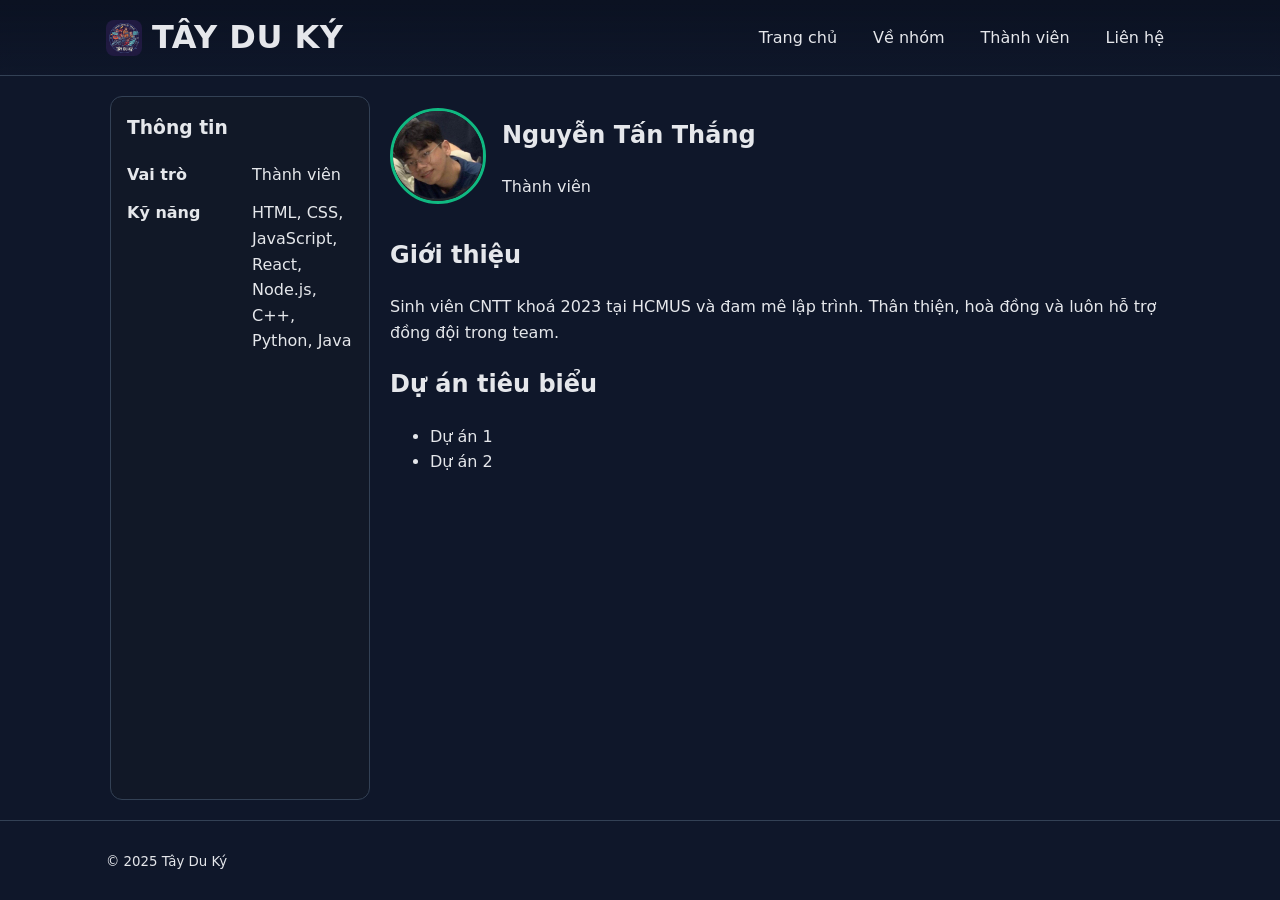
<file: members/nguyen-tan-thang.html>
<!DOCTYPE html>
<html lang="vi">
  <head>
    <meta charset="UTF-8" />
    <meta name="viewport" content="width=device-width, initial-scale=1" />
    <title>Tây Du Ký - Nguyễn Tấn Thắng</title>
    <link rel="stylesheet" href="../css/style.css" />
  </head>
  <body>
    <header class="site-header">
      <div class="container">
        <a class="brand" href="../index.html">
          <img src="../assets/images/logo.png" alt="Team Logo" />
          <span>TÂY DU KÝ</span>
        </a>
        <nav class="nav" aria-label="Primary">
          <button
            id="menuToggle"
            class="menu-toggle"
            aria-expanded="false"
            aria-controls="primaryMenu"
          >
            ☰
          </button>
          <ul id="primaryMenu" class="menu">
            <li><a href="../index.html">Trang chủ</a></li>
            <li><a href="../about.html">Về nhóm</a></li>
            <li><a href="../index.html#members">Thành viên</a></li>
            <li><a href="../contact.html">Liên hệ</a></li>
          </ul>
        </nav>
      </div>
    </header>

    <main class="container layout">
      <aside class="sidebar">
        <h3>Thông tin</h3>
        <div class="info-list">
          <div class="info-item">
            <span class="label">Vai trò</span>
            <span class="value">Thành viên</span>
          </div>
          <div class="info-item">
            <span class="label">Kỹ năng</span>
            <span class="value">HTML, CSS, JavaScript, React, Node.js, C++, Python, Java</span>
          </div>
        </div>
      </aside>
      <section class="content">
        <header class="member-header">
          <img
            class="avatar"
            src="../assets/images/Thang.jpg"
            alt="Nguyễn Tấn Thắng"
          />
          <div>
            <h1>Nguyễn Tấn Thắng</h1>
            <p>Thành viên</p>
          </div>
        </header>

        <section>
          <h2>Giới thiệu</h2>
          <p>
            Sinh viên CNTT khoá 2023 tại HCMUS và đam mê lập trình. Thân thiện,
            hoà đồng và luôn hỗ trợ đồng đội trong team.
          </p>
        </section>

        <section>
          <h2>Dự án tiêu biểu</h2>
          <ul>
            <li>Dự án 1</li>
            <li>Dự án 2</li>
          </ul>
        </section>
      </section>
    </main>

    <footer class="site-footer">
      <div class="container">
        <small>&copy; 2025 Tây Du Ký</small>
      </div>
    </footer>

    <script src="../js/script.js"></script>
  </body>
</html>
</file>
<file: css/style.css>
/* GA01 Group Website - Base Styles */
:root {
  --bg: #0f172a; /* slate-900 */
  --panel: #111827; /* gray-900 */
  --text: #e5e7eb; /* gray-200 */
  --muted: #9ca3af; /* gray-400 */
  --primary: #10b981; /* emerald-500 */
  --primary-600: #059669;
  --card: #1f2937; /* gray-800 */
  --border: #334155; /* slate-700 */
  /* Link theming (từ main) */
  --link: var(--primary);
  --link-hover: var(--primary-600);
  --link-visited: #34d399; /* emerald-400 */
}
* {
  box-sizing: border-box;
}
html {
  height: 100%;
}
body {
  margin: 0;
  padding: 0;
  min-height: 100%;
  display: flex;
  flex-direction: column;
  background: var(--bg);
  color: var(--text);
  font-family: system-ui, -apple-system, Segoe UI, Roboto, Ubuntu,
    "Helvetica Neue", Arial, "Noto Sans", sans-serif;
  line-height: 1.6;
}

img {
  max-width: 100%;
  display: block;
}
.container {
  max-width: 1100px;
  margin: 0 auto;
  padding: 0 16px;
}

/* Global links (từ main) */
a {
  color: var(--link);
  text-decoration: underline;
  text-underline-offset: 2px;
  text-decoration-color: rgba(16, 185, 129, 0.5);
}
a:hover {
  color: var(--link-hover);
  text-decoration-color: var(--link-hover);
}
a:active {
  color: var(--link-hover);
  filter: brightness(1.08);
}
a:visited {
  color: var(--link-visited);
}
a:focus-visible {
  outline: 2px solid var(--primary);
  outline-offset: 2px;
  border-radius: 4px;
}

/* Header (Đã gộp) */
.site-header {
  position: sticky;
  top: 0;
  z-index: 50;
  background: linear-gradient(180deg, #0b1222, rgba(15, 23, 42, 0.7));
  backdrop-filter: blur(6px);
  border-bottom: 1px solid var(--border);
}
.site-header .brand {
  display: flex;
  align-items: center;
  gap: 10px;
  color: var(--text);
  text-decoration: none;
  font-weight: 900; /* Cập nhật từ main */
  letter-spacing: 0.5px; /* Cập nhật từ main */
}
/* Style cho text "TÂY DU KÝ" (từ main) */
.site-header .brand span {
  font-size: clamp(22px, 4vw, 32px);
  text-transform: uppercase;
}
/* Giữ lại style logo của bạn (HEAD) */
.site-header .brand img {
  width: 36px;
  height: 36px;
  object-fit: cover;
  border-radius: 8px;
  background: #0ea5e9;
}
.site-header .container {
  display: flex;
  align-items: center;
  justify-content: space-between;
  padding: 12px 16px;
}
.nav .menu {
  list-style: none;
  margin: 0;
  padding: 0;
  display: flex;
  gap: 16px;
}
.nav a {
  color: var(--text);
  text-decoration: none;
  padding: 8px 10px;
  border-radius: 8px;
}
/* Style cho link nav đã visited (từ main) */
.nav a:visited {
  color: var(--text);
}
.nav a.active,
.nav a:hover {
  background: rgba(16, 185, 129, 0.15);
  color: #d1fae5;
}
.menu-toggle {
  display: none;
  background: none;
  border: 1px solid var(--border);
  color: var(--text);
  padding: 6px 10px;
  border-radius: 8px;
}

/* Layout */
.layout {
  flex: 1;
  display: grid;
  grid-template-columns: 260px 1fr;
  gap: 20px;
  padding: 20px;

  max-width: 1100px;
  margin: 0 auto;
  width: 100%;
  align-items: start;
}
.sidebar {
  background: var(--panel);
  border: 1px solid var(--border);
  border-radius: 12px;
  padding: 16px;
  min-height: calc(100vh - 200px);
  height: 100%;
}

.info-list {
  display: flex;
  flex-direction: column;
  gap: 10px;
}

.info-item {
  display: grid;
  grid-template-columns: 120px 1fr;
  gap: 5px;
  margin-bottom: 3px;
}

.label {
  font-weight: bold;
}

.value {
  word-wrap: break-word;
}

.sidebar h3 {
  margin-top: 0;
}
.content {
  flex: 1;
  background: transparent;
}

/* Side bar (Giữ lại để link có màu trắng) */
.sidebar ul {
  list-style: none;
  padding: 0;
  margin: 0;
}
.sidebar a:link,
.sidebar a:visited {
  color: var(--text); /* Ghi đè Global links */
  text-decoration: none;
  display: block;
  padding: 6px 0;
}
.sidebar a:hover {
  color: var(--primary); /* Ghi đè Global links */
  text-decoration: none;
}
/* Hero */
.hero {
  background: linear-gradient(
    135deg,
    rgba(16, 185, 129, 0.15),
    rgba(59, 130, 246, 0.1)
  );
  border: 1px solid var(--border);
  padding: 24px;
  border-radius: 16px;
  margin-bottom: 20px;
}
.hero h1 {
  margin: 0 0 10px;
}

/* Cards (Đã gộp) */
.grid {
  display: grid;
  grid-template-columns: repeat(5, 1fr);
  gap: 16px;
}
.card {
  background: var(--card);
  border: 1px solid var(--border);
  border-radius: 14px;
  overflow: hidden;
  display: flex;
  flex-direction: column;
}
.card img {
  height: 160px;
  object-fit: cover;
}
.card h3 {
  margin: 12px 12px 0;
}
.card p {
  margin: 4px 12px 12px;
  color: var(--muted);
}
.btn {
  margin: 0 12px 14px;
  align-self: flex-start;
  background: var(--primary);
  color: #06291f;
  text-decoration: none;
  padding: 8px 12px;
  border-radius: 8px;
  font-weight: 600;
}
/* Style cho button link (từ main) */
.btn:link,
.btn:visited {
  color: #06291f;
  text-decoration: none;
}
.btn:hover {
  background: var(--primary-600);
  color: #eafff7;
}
/* Style focus cho button (từ main) */
.btn:focus-visible {
  outline: 2px solid #eafff7;
  outline-offset: 2px;
}

/* Member page */
.member-header {
  display: flex;
  align-items: center;
  gap: 16px;
  margin-bottom: 16px;
}
.avatar {
  width: 96px;
  height: 96px;
  border-radius: 50%;
  object-fit: cover;
  border: 3px solid var(--primary);
}

/* Contact */
.contact ul {
  list-style: none;
  padding: 0;
  margin: 0;
}
.contact li {
  padding: 6px 0;
  border-bottom: 1px dashed var(--border);
}

/* Footer */
.site-footer {
  border-top: 1px solid var(--border);
  margin-top: auto;
  height: 80px;
  display: flex;
  justify-content: center;
  align-items: center;
}
.site-footer .container {
  padding: 16px;
  width: 100%;
}

/* Responsive */
@media (max-width: 980px) {
  .layout {
    grid-template-columns: 1fr;
  }
  .grid {
    grid-template-columns: repeat(2, 1fr);
  }

  /* Goal-grid */
  .goals-grid {
    grid-template-columns: 1fr;
  }
  .skills-grid,
  .future-plans {
    grid-template-columns: 1fr;
  }
}

@media (max-width: 560px) {
  .nav .menu {
    display: none;
    flex-direction: column;
    background: var(--panel);
    position: absolute;
    right: 16px;
    top: 56px;
    border: 1px solid var(--border);
    border-radius: 12px;
    padding: 8px;
    width: min(90vw, 260px);
  }
  .menu-toggle {
    display: inline-block;
  }
  .grid {
    grid-template-columns: 1fr;
  }
}
</file>
<file: css/contact.css>
/* --- CSS cho Trang Liên hệ Thành viên --- */

/* Grid layout cho các card */
.contact-grid {
  display: grid;
  grid-template-columns: repeat(2, 1fr); /* 2 cột */
  gap: 16px;
  margin-bottom: 24px; /* Khoảng cách với section "Thông tin chung" */
}

/* Từng card liên hệ */
.contact-card {
  background: var(--card); /* Dùng màu card có sẵn */
  border: 1px solid var(--border);
  border-radius: 14px;
  padding: 20px;
  display: flex;
  flex-direction: column;
}

/* Header của card (avatar + tên) */
.contact-card-header {
  display: flex;
  align-items: center;
  gap: 12px;
  border-bottom: 1px solid var(--border);
  padding-bottom: 16px;
  margin-bottom: 16px;
}

/* Avatar thu nhỏ */
.avatar-small {
  width: 48px;
  height: 48px;
  border-radius: 50%;
  object-fit: cover;
  border: 2px solid var(--primary);
}

.contact-card-header h3 {
  margin: 0;
  color: var(--text);
}

.contact-card-header p {
  margin: 0;
  color: var(--muted);
  font-size: 0.9rem;
}

/* Danh sách link liên hệ */
.contact-links {
  list-style: none;
  padding: 0;
  margin: 0;
  font-size: 0.9rem;
}

.contact-links li {
  margin-bottom: 8px;
  color: var(--muted); /* Chữ "Email:", "GitHub:" sẽ có màu này */
  word-wrap: break-word; /* Đảm bảo email dài không bị tràn */
}

/* Ghi đè style link chung để link trong card đẹp hơn */
.contact-links li a:link,
.contact-links li a:visited {
  color: var(--primary);
  text-decoration: none; /* Bỏ gạch chân mặc định của link global */
}

.contact-links li a:hover {
  color: var(--primary-600);
  text-decoration: underline; /* Thêm gạch chân khi hover */
}

/* --- Responsive cho Contact Grid --- */
/* Thêm vào @media (max-width: 980px) trong file style.css chính */
/* Hoặc đặt riêng ở đây nếu đây là file riêng */
@media (max-width: 980px) {
  .contact-grid {
    grid-template-columns: 1fr;
  }
}
</file>
<file: css/format-about.css>
/* Trang value.html */
.value-item {
  background: var(--card);
  border: 1px solid var(--border);
  border-radius: 14px;
  padding: 20px 24px;
  margin-bottom: 20px;
}

.value-header {
  border-bottom: 1px solid var(--border);
  padding-bottom: 10px;
  margin-bottom: 16px;
}

.value-header h2 {
  margin: 0;
  color: var(--primary);
}

.value-examples {
  padding-left: 24px;
}

.value-examples li {
  margin-bottom: 6px;
  color: var(--muted);
}

.values-summary {
  background: var(--panel);
  border: 1px solid var(--border);
  border-radius: 12px;
  padding: 20px 24px;
  margin-top: 24px;
}
.values-summary h2 {
  margin-top: 0;
}

/* Style cho phần contact */
.contact-info {
  background: var(--panel);
  border: 1px solid var(--border);
  border-radius: 12px;
  padding: 16px 20px;
}
.contact-item {
  padding: 6px 0;
}
.contact-item strong {
  color: var(--muted);
  min-width: 90px;
  display: inline-block;
}

/* Trang mission.html */
.mission-intro,
.mission-approach {
  background: var(--panel);
  border: 1px solid var(--border);
  border-radius: 12px;
  padding: 20px 24px;
  margin: 20px 0;
}
.mission-goals h2,
.mission-approach h2 {
  margin-top: 0;
}
/* Grid cho các mục tiêu */
.goals-grid {
  display: grid;
  grid-template-columns: repeat(2, 1fr); /* 2 cột */
  gap: 16px;
  margin: 20px 0;
}
.goal-card {
  background: var(--card);
  border: 1px solid var(--border);
  border-radius: 14px;
  padding: 20px;
  display: flex;
  flex-direction: column;
}
.goal-card h3 {
  margin: 0 0 8px;
  color: var(--primary);
}
.goal-card p {
  margin: 0;
  color: var(--muted);
}
.goal-icon {
  font-size: 1.75rem;
  margin-bottom: 12px;
}

/* Trang vision.html */
.vision-intro,
.vision-future {
  background: var(--panel);
  border: 1px solid var(--border);
  border-radius: 12px;
  padding: 20px 24px;
  margin: 20px 0;
}
.vision-intro h2,
.vision-future h2 {
  margin-top: 0;
}
/* Timeline */
.goals-timeline {
  border-left: 3px solid var(--primary);
  padding-left: 24px;
  margin: 24px 0 32px;
}
.timeline-item {
  position: relative;
  margin-bottom: 24px;
}
/* Dấu chấm tròn trên timeline */
.timeline-item::before {
  content: "";
  position: absolute;
  left: -33.5px; /* (24px padding + 3px border + 6px dot/2) */
  top: 6px;
  width: 10px;
  height: 10px;
  background: var(--bg);
  border: 3px solid var(--primary);
  border-radius: 50%;
}
.timeline-phase {
  font-weight: 700;
  color: var(--muted);
  font-size: 0.9rem;
  margin-bottom: 4px;
}
.timeline-content h3 {
  margin: 0 0 8px;
}
.timeline-content p {
  margin: 0;
}
/* Grid các kỹ năng */
.skills-grid {
  display: grid;
  grid-template-columns: repeat(3, 1fr);
  gap: 16px;
  margin: 20px 0;
}
.skill-category {
  background: var(--card);
  border: 1px solid var(--border);
  border-radius: 12px;
  padding: 16px 20px;
}
.skill-category h3 {
  margin-top: 0;
  border-bottom: 1px solid var(--border);
  padding-bottom: 8px;
}
.skill-category ul {
  padding-left: 20px;
  margin: 0;
  color: var(--muted);
}
.skill-category li {
  margin-bottom: 4px;
}
/* Grid kế hoạch tương lai */
.future-plans {
  display: grid;
  grid-template-columns: repeat(3, 1fr);
  gap: 16px;
}
.plan-item {
  background: var(--card);
  border: 1px solid var(--border);
  border-radius: 12px;
  padding: 16px 20px;
}
.plan-item h3 {
  margin: 0 0 8px;
}
.plan-item p {
  margin: 0;
  color: var(--muted);
}
</file>
